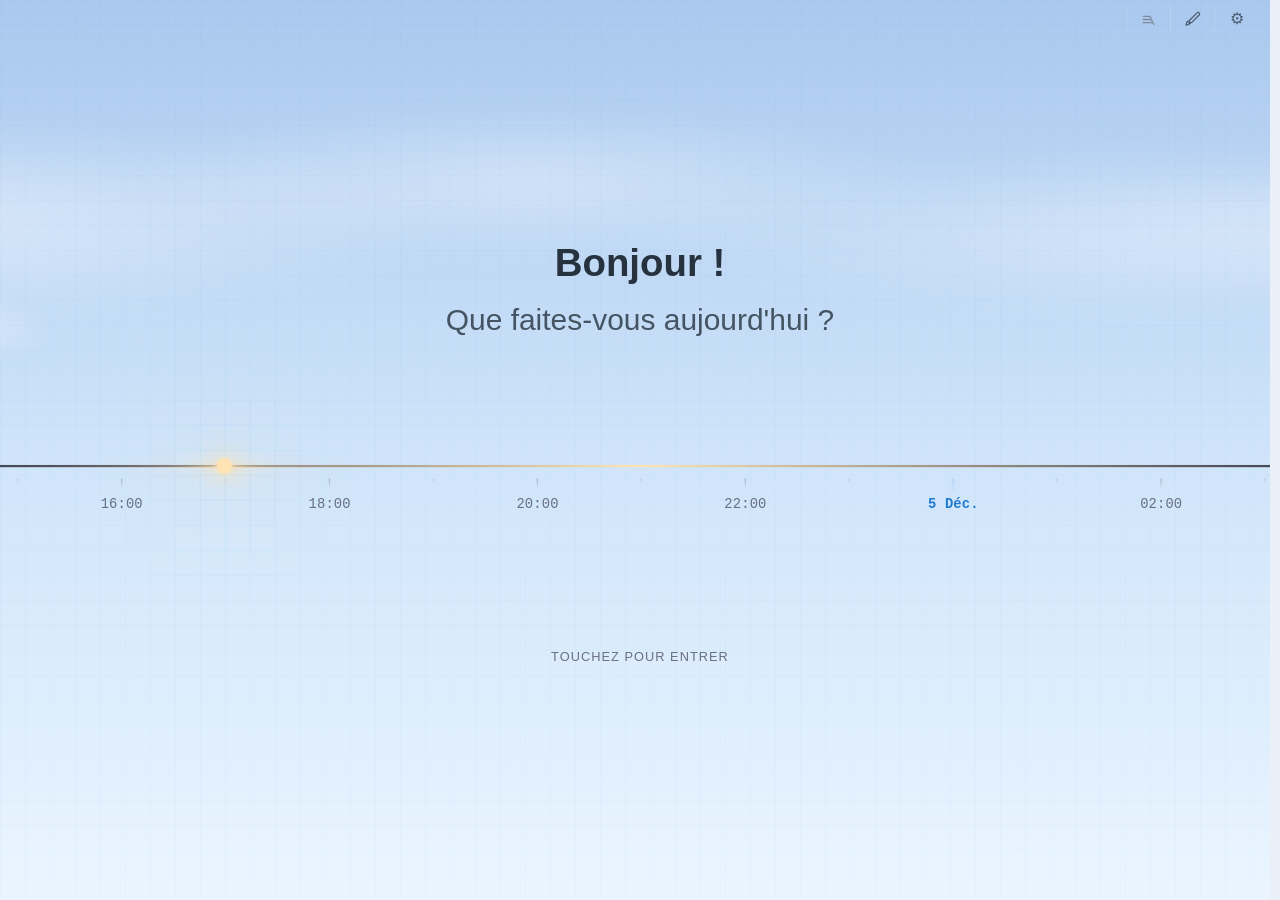
<file: index.html>
<!DOCTYPE html>
<html lang="fr">
<head>
  <meta charset="UTF-8">
  <meta name="viewport" content="width=device-width, initial-scale=1.0, viewport-fit=cover">
  <meta name="theme-color" content="#f6ecf7">
  <!-- full-screen standalone when installed to the home screen -->
  <meta name="mobile-web-app-capable" content="yes">
  <meta name="apple-mobile-web-app-capable" content="yes">
  <meta name="apple-mobile-web-app-status-bar-style" content="black-translucent">
  <meta name="apple-mobile-web-app-title" content="Mes tâches">
  <title>Mes tâches</title>
  <!-- the version travels in the query: without it a browser may keep
       serving the stylesheet it already has, and the app looks unchanged -->
  <link rel="stylesheet" href="./style.css?v=735">
  <link rel="manifest" href="./manifest.webmanifest">
  <link rel="apple-touch-icon" href="./icons/icon-192.png">
  <!-- svg tab icon, png fallback for browsers that ignore it -->
  <link rel="icon" href="./icons/favicon.svg" type="image/svg+xml">
  <link rel="icon" href="./icons/icon-192.png" sizes="192x192" type="image/png">
  <!-- apply saved theme before paint to avoid a color flash -->
  <script>
    try {
      var saved = JSON.parse(localStorage.getItem("todoAppData"));
      var t = (saved && saved.settings && saved.settings.theme) || "auto";   // adaptive by default
      if (t === "rose") t = "sakura";   // renamed; loadState migrates the rest
      if (t === "auto") {
        var h = new Date().getHours();
        var band = h >= 5 && h < 8 ? "dawn" : h >= 8 && h < 18 ? "day" : h >= 18 && h < 21 ? "dusk" : "night";
        var bands = saved && saved.settings && saved.settings.autoBands;
        t = (bands && bands[band]) || band;   // each moment wears what it was given
        var s = saved && saved.sun, now = new Date();
        var todayK = now.getFullYear() + "-" + String(now.getMonth() + 1).padStart(2, "0")
          + "-" + String(now.getDate()).padStart(2, "0");
        if (band !== "night" && s && s.date === todayK && s.code != null) {
          var c = s.code;
          if ((c >= 51 && c <= 67) || (c >= 80 && c <= 82) || c >= 95) t = "rain";
        }
      }
      document.documentElement.setAttribute("data-theme", t);
      var p = (saved && saved.settings && saved.settings.palette) || "theme";
      var edits = saved && saved.settings && saved.settings.paletteEdits;
      if (p === "custom" || (p === "aurora" && !(edits && edits.aurora))) p = "theme";
      document.documentElement.setAttribute("data-palette", p);
      if (saved && saved.settings && saved.settings.fieldMode) {
        document.documentElement.classList.add("is-field-mode");
      }
    } catch (err) {}
  </script>
</head>
<body>
<!-- THE RAMP AS A PAINT — an objective at the top of the scale wears the whole of
     it rather than one step of it, the way the head of a course does. A stroke
     cannot hold a CSS gradient, so the ramp is declared once here as a real SVG
     gradient and referred to by name; its stops are coloured from the theme. -->
<svg width="0" height="0" aria-hidden="true" focusable="false"
     style="position:absolute;overflow:hidden">
  <defs>
    <linearGradient id="impRamp" x1="0" y1="0" x2="1" y2="1">
      <stop offset="0"/>
      <stop offset=".5"/>
      <stop offset="1"/>
    </linearGradient>
  </defs>
</svg>

  <!-- installed app: the strip the window can be dragged by, under the topbar icons -->
  <div id="titlebar" aria-hidden="true"></div>

  <!-- time-of-day background gradient / stars -->
  <div id="sky"></div>
  <!-- the permanent reactive block field; the Champ option changes surfaces, not this canvas -->
  <canvas id="field" aria-hidden="true" hidden></canvas>
  <!-- the zellige: the threshold's ground, with a simple pointer glow -->
  <canvas id="zellige" aria-hidden="true" hidden></canvas>
  <!-- activatable decorations (particles / petals / cats / …) -->
  <div id="decor"></div>
  <!-- a whisper of grain over the flat colour fields -->
  <div id="grain"></div>


  <!-- the way back to the threshold; hidden while the threshold is up -->
  <div class="topbar topbar--left">
    <button id="homeBtn" class="topbar__btn" type="button" data-i18n-aria="homeAria" aria-label="Retour à l'accueil">
      <svg viewBox="0 0 24 24" fill="none" stroke="currentColor" stroke-width="1.8" stroke-linecap="round" stroke-linejoin="round" aria-hidden="true">
        <path d="M3 10.6 12 3.2l9 7.4"/><path d="M5.4 9.4V20a1 1 0 0 0 1 1h11.2a1 1 0 0 0 1-1V9.4"/><path d="M9.9 21v-5.6h4.2V21"/>
      </svg>
    </button>
    <button id="projectModeToggle" class="topbar__mode" type="button" role="switch"
            data-mode="work" aria-checked="false" data-i18n-aria="projectModeToLeisure"
            aria-label="Afficher les projets de loisir">
      <span class="topbar__mode-icon topbar__mode-icon--work" aria-hidden="true">
        <svg viewBox="0 0 24 24" fill="none" stroke="currentColor" stroke-width="1.8" stroke-linecap="round" stroke-linejoin="round">
          <path class="mode-work__handle" d="M9 7V5.8A1.8 1.8 0 0 1 10.8 4h2.4A1.8 1.8 0 0 1 15 5.8V7"/>
          <path class="mode-work__body" d="M4.5 7.5h15A1.5 1.5 0 0 1 21 9v8.5a2 2 0 0 1-2 2H5a2 2 0 0 1-2-2V9a1.5 1.5 0 0 1 1.5-1.5Z"/>
          <path class="mode-work__lid" d="M3.2 11.2c5.7 2.5 12 2.5 17.6 0M10.4 13.1h3.2"/>
        </svg>
      </span>
      <span class="topbar__mode-track" aria-hidden="true"><span class="topbar__mode-thumb"></span></span>
      <span class="topbar__mode-icon topbar__mode-icon--leisure" aria-hidden="true">
        <svg viewBox="0 0 24 24" fill="none" stroke="currentColor" stroke-width="1.8" stroke-linecap="round" stroke-linejoin="round">
          <path class="mode-music__stem" d="M9 17V6.5l9-2V15"/>
          <path class="mode-music__note mode-music__note--left" d="M9 17c0 1.7-1.6 3-3.5 3S2 19 2 17.5 3.6 15 5.5 15H9"/>
          <path class="mode-music__note mode-music__note--right" d="M18 15c0 1.7-1.6 3-3.5 3S11 17 11 15.5s1.6-2.5 3.5-2.5H18"/>
        </svg>
      </span>
    </button>
  </div>

  <!-- top bar tools -->
  <div class="topbar">
    <button id="dtlWeather" class="topbar__weather" type="button" hidden
            data-i18n-aria="weatherTitle" aria-label="Météo du jour"></button>
    <button id="skyBtn" class="topbar__btn" type="button" data-i18n-aria="skyAria" aria-label="Le ciel des projets">
      <svg viewBox="0 0 24 24" fill="none" stroke="currentColor" stroke-width="1.8" stroke-linecap="round" stroke-linejoin="round" aria-hidden="true">
        <g class="ico-star"><path d="M12 3 13.6 8.2 18.5 9.4 14.7 12.6 15.5 17.6 12 15.1 8.5 17.6 9.3 12.6 5.5 9.4 10.4 8.2 Z"/></g>
        <g class="ico-orbit"><circle cx="19" cy="5" r="1"/><circle cx="4.5" cy="17.5" r="1"/><circle cx="20" cy="18" r="1"/></g>
      </svg>
    </button>
    <button id="wellBtn" class="topbar__btn" type="button" data-i18n-aria="wellAria" aria-label="Bien-être">
      <svg viewBox="0 0 24 24" fill="none" stroke="currentColor" stroke-width="1.8" stroke-linecap="round" stroke-linejoin="round" aria-hidden="true"><path d="M12 21V10"/><path d="M12 13 7.5 8.5"/><path d="m12 15 4.5-4.5"/><path d="M12 10c0-3.5 2.2-5.6 2.2-5.6"/><path d="M12 10c0-3-2-4.6-2-4.6"/></svg>
    </button>
    <!-- three thoughts and the ties between them: the canvas says itself with
         the same mark it wears on a sheet's tab. The four cells it used to show
         went to the kanban, which is literally made of them. -->
    <button id="thinkingBtn" class="topbar__btn" type="button" data-i18n-aria="thinkingAria" aria-label="Espace de réflexion">
      <svg viewBox="0 0 24 24" fill="none" stroke="currentColor" stroke-width="1.8" stroke-linecap="round" stroke-linejoin="round" aria-hidden="true">
        <path class="ti-web-link ti-web-link--1" pathLength="1" d="M8.5 6.7 15.8 6.2"/>
        <path class="ti-web-link ti-web-link--2" pathLength="1" d="M8.4 8.6 14 15.3"/>
        <circle class="ti-web-node ti-web-node--1" cx="6" cy="7" r="2.6"/>
        <circle class="ti-web-node ti-web-node--2" cx="18" cy="6" r="2.2"/>
        <circle class="ti-web-node ti-web-node--3" cx="16" cy="17" r="2.6"/>
      </svg>
    </button>
    <!-- a stack of tabs seen from the side: what the rituals are, filed and
         waiting to be pulled out by name -->
    <button id="ritualsBtn" class="topbar__btn" type="button" data-i18n-aria="ritualsAria" aria-label="Les rituels">
      <svg viewBox="0 0 24 24" fill="none" stroke="currentColor" stroke-width="1.8" stroke-linecap="round" stroke-linejoin="round" aria-hidden="true">
        <path class="ico-tab ico-tab--1" d="M4.5 7.5h9l2.2 2.4"/>
        <path class="ico-tab ico-tab--2" d="M4.5 12h11l2.2 2.4"/>
        <path class="ico-tab ico-tab--3" d="M4.5 16.5h13l2.2 2.4"/>
      </svg>
    </button>
    <button id="lookBtn" class="topbar__btn" type="button" data-i18n-aria="brushAria" aria-label="Changer de thème">
      <svg viewBox="0 0 24 24" fill="none" stroke="currentColor" stroke-width="1.8" stroke-linecap="round" stroke-linejoin="round" aria-hidden="true">
        <path class="ico-stroke" pathLength="1" d="M2.6 21.4c4-.5 7.6-2.4 10.6-5.4"/>
        <g class="ico-brush"><path d="M18.4 2.6a2 2 0 0 1 3 3L11 16l-4 1 1-4z"/><path d="M6 14c-2 1-3 3-3 6 3 0 5-1 6-3"/></g>
      </svg>
    </button>
    <button id="settingsBtn" class="topbar__btn topbar__btn--gear" type="button" data-i18n-aria="settingsAria" aria-label="Paramètres"><span class="ico-gear">⚙</span></button>
  </div>

  <!-- welcome screen -->
  <!-- The threshold: the day rule itself, big, over the sky. The rule is not a
       copy — it is the app's own, which flies back into place on entering. -->
  <section id="welcome" class="welcome">
    <!-- the threshold's scenery, built per theme; it exists nowhere else -->
    <div id="scene" class="scene" aria-hidden="true"></div>
    <div class="welcome__inner">
      <h1 class="welcome__title">
        <span id="welcomeGreeting"></span>
        <span id="welcomeQuestion" class="welcome__q" data-i18n="welcomeQuestion"></span>
      </h1>
    </div>
    <div class="welcome__slot" id="welcomeSlot"></div>
    <div class="welcome__habits" id="welcomeHabits"></div>
    <p class="welcome__hint" id="welcomeHint" data-i18n="enterHint">Touchez pour entrer</p>
  </section>

  <!-- app -->
  <main id="app" class="app" hidden>

    <!-- THE DAY — the calendar sits alone and centred above the rule of time. -->
    <div class="day-column">
      <div class="day-row">

        <!-- the week in view; the chevron unfolds the whole month in place -->
        <section class="zone day-row__cal">
          <!-- Shortcuts mirrored from pinned canvas blocks. This rail is outside
               the calendar's box model, so neither the ribbon nor the elements
               already laid out around it move when pins appear. -->
          <aside class="ecal-fold-pins" id="calFoldPins" hidden></aside>
          <!-- THE WORK ZONE — unfolded, the calendar covers the page, and the two
               bands it leaves on either side are the room this needs. They are
               laid over the row, never in it: the calendar keeps its own track
               and cannot be moved by what hangs beside it. -->
          <aside class="ecal-band ecal-band--left" id="calBandLeft" hidden>
            <!-- the day, the hour and a timer, on the calendar's own glass:
                 pressing it turns the card back up onto the calendar -->
            <div class="mini-cal" id="miniCal" role="button" tabindex="0"
                 data-i18n-aria="showCalendar" aria-label="Afficher le calendrier">
              <span class="mini-cal__now">
                <span class="mini-cal__date" id="miniCalDate"></span>
                <span class="mini-cal__clock" id="miniCalClock"></span>
              </span>
              <span class="mini-cal__timer">
                <button type="button" class="mini-cal__count" id="miniTimer"></button>
                <button type="button" class="mini-cal__reset" id="miniTimerReset"
                        data-i18n-aria="timerReset" aria-label="Réinitialiser le minuteur">
                  <svg viewBox="0 0 24 24" fill="none" stroke="currentColor" stroke-width="2" stroke-linecap="round" stroke-linejoin="round" aria-hidden="true"><polyline points="1 4 1 10 7 10"/><path d="M3.5 15a9 9 0 1 0 2.1-9.4L1 10"/></svg>
                </button>
              </span>
            </div>
            <!-- Stable entrances between the clock and today's changing flow.
                 Four equal places set their scale; only the two useful ones are
                 occupied for now, so the row remains open rather than crowded. -->
            <nav class="cal-band-launchers" aria-label="Espaces du calendrier">
              <button class="zone__action cal-band-launcher" id="calTaskCanvasBtn" type="button"
                      data-i18n-aria="sheetCanvas" aria-label="Toile">
                <span class="cal-band-launcher__mark" aria-hidden="true"></span>
                <span class="cal-band-launcher__label" data-i18n="sheetCanvas">Toile</span>
              </button>
              <button class="zone__action cal-band-launcher" id="calInboxBtn" type="button"
                      data-i18n-aria="calendarInboxAria" aria-label="Ouvrir l’Inbox">
                <span class="cal-band-launcher__mark" aria-hidden="true"></span>
                <span class="cal-band-launcher__label" data-i18n="calendarInbox">Inbox</span>
              </button>
            </nav>
            <!-- pins left on a container anywhere in the thinking space: a straight
                 line back to whichever journal, planner or board today needs -->
            <div class="calpins" id="calPinsBand" hidden></div>
            <div id="calWorkBand">
              <!-- the group on show is the head: the grid names a day, pressing
                   this names the rest. The way to a new task sits beside it. -->
              <div class="zone__head">
                <button type="button" class="band-switch" id="calGroupSwitch">
                  <span class="band-switch__name" id="calGroupName"></span>
                  <span class="band-switch__count" id="calGroupCount"></span>
                </button>
                <!-- every task at once, sorted by what can be done with it -->
                <button class="zone__action" id="calKanbanBtn" type="button"
                        data-i18n-aria="kanbanTitle" aria-label="Kanban"></button>
              </div>
              <!-- where the line to write a task stands, under the head -->
              <div id="calAddSlot"></div>
              <div class="tasks" id="calTasksList"></div>
            </div>
            <!-- Leisure keeps no task flow. This is a loose pocket: thoughts go
                 in without a date, a category or any obligation to become work. -->
            <div id="calIdeasHome" hidden>
              <section class="idea-box" id="calIdeasBand" hidden>
                <div class="zone__head idea-box__head">
                  <h2 class="zone__title" data-i18n="calendarInbox">Inbox</h2>
                  <span class="zone__count" id="ideasCount"></span>
                </div>
                <form class="idea-box__form" id="ideaForm" data-field-panel>
                  <input class="idea-box__input" id="ideaInput" type="text" maxlength="240"
                         autocomplete="off" data-i18n-placeholder="ideaPlaceholder"
                         data-i18n-aria="ideaAddAria" placeholder="Déposer une idée…"
                         aria-label="Ajouter une idée">
                  <button class="idea-box__add" type="submit" data-i18n-aria="ideaAddAria"
                          aria-label="Ajouter une idée">+</button>
                </form>
                <p class="idea-box__empty" id="ideasEmpty" data-i18n="ideasEmpty">Laissez venir une première idée…</p>
                <div class="idea-box__list" id="ideasList"></div>
              </section>
            </div>
          </aside>
          <aside class="ecal-band ecal-band--right" id="calBandRight" hidden>
            <div class="zone__head">
              <h2 class="zone__title" data-i18n="projectsTitle">Vos objectifs</h2>
              <!-- back to the map: an objective opens onto it by itself, this is
                   how one returns to it once something else has taken the card -->
              <button class="zone__action" id="calSkyBtn" type="button"
                      data-i18n-aria="skyAria" aria-label="Le ciel des projets">
                <svg viewBox="0 0 24 24" fill="none" stroke="currentColor" stroke-width="1.8" stroke-linecap="round" stroke-linejoin="round" aria-hidden="true">
                  <g class="ico-star"><path d="M12 3 13.6 8.2 18.5 9.4 14.7 12.6 15.5 17.6 12 15.1 8.5 17.6 9.3 12.6 5.5 9.4 10.4 8.2 Z"/></g>
                  <g class="ico-orbit"><circle cx="19" cy="5" r="1"/><circle cx="4.5" cy="17.5" r="1"/><circle cx="20" cy="18" r="1"/></g>
                </svg>
              </button>
            </div>
            <div class="cal-project-zones">
              <section class="cal-project-zone cal-project-zone--active"
                       id="calActiveProjectZone" data-project-zone="active" data-field-panel>
                <ul class="list list--cards" id="calActiveProjectList"></ul>
                <p class="cal-project-zone__empty" id="calActiveProjectEmpty"
                   data-i18n="noActiveProject">Aucun projet actif</p>
              </section>
              <section class="cal-project-zone cal-project-zone--list"
                       id="calProjectListZone" data-project-zone="list">
                <ul class="list list--cards" id="calProjectsList"></ul>
              </section>
            </div>
          </aside>
          <div class="ecal" data-field-panel>
           <div class="ecal__flip">
            <div class="ecal__front">
            <div class="ecal__head">
              <button type="button" class="ecal__nav" id="ecalPrev" data-i18n-aria="prevMonthAria" aria-label="Mois précédent">‹</button>
              <span class="ecal__title">
                <span class="ecal__month" id="ecalMonth"></span>
                <!-- only way back once another day is picked: it belongs with the month -->
                <button class="ecal__back" id="dayToday" type="button" hidden
                        data-i18n-aria="backToToday" aria-label="Revenir à aujourd'hui">
                  <svg viewBox="0 0 24 24" fill="none" stroke="currentColor" stroke-width="2" stroke-linecap="round" stroke-linejoin="round" aria-hidden="true"><polyline points="1 4 1 10 7 10"/><path d="M3.5 15a9 9 0 1 0 2.1-9.4L1 10"/></svg>
                </button>
              </span>
              <button type="button" class="ecal__nav" id="ecalNext" data-i18n-aria="nextMonthAria" aria-label="Mois suivant">›</button>
            </div>
            <div class="ecal__viewport" id="ecalViewport">
              <div class="ecal__grid" id="ecalGrid"></div>
            </div>
            <button type="button" class="ecal__toggle" id="ecalToggle" aria-expanded="false"
                    data-i18n-aria="expandCalAria" aria-label="Déplier le calendrier">
              <svg viewBox="0 0 24 24" fill="none" stroke="currentColor" stroke-width="2" stroke-linecap="round" stroke-linejoin="round" aria-hidden="true"><polyline points="6 9 12 15 18 9"/></svg>
            </button>
            </div>
            <!-- the card's back: what is opened from the rule of time is written
                 here, in the calendar's own box, so nothing below it can move -->
            <div class="ecal__verso" id="eventFold" aria-hidden="true"></div>
           </div>
          </div>

        </section>
      </div>

    </div>

    <!-- events live here: icon above, filament down to the exact minute -->
    <!-- Events written without a day wait here, over the rule of time. Dropping
         one onto the rule is what gives it its date and its hour. -->
    <div class="undated" id="undated">
      <!-- two halves, each its own drop target: without a box of its own the
           loose half could never be aimed at once the day's half was on show -->
      <span class="undated__group undated__group--loose" id="loose">
        <span class="undated__label" id="undatedLabel" data-i18n="undatedLabel">Sans date</span>
        <!-- Folded by default: what is set aside is not what one is doing, and a
             dozen chips would push the day off the line. The count opens them. -->
        <button class="undated__count undated__count--open" id="undatedCount" type="button" hidden></button>
        <span class="undated__items undated__items--aside" id="undatedItems" hidden></span>
        <!-- the line stays on the page when empty, so it says what it is empty of -->
        <span class="undated__count" id="undatedEmpty" data-i18n="undatedEmpty" hidden>Aucun événement de côté</span>
      </span>
      <!-- same line, second group: the shown day's events that carry no hour -->
      <span class="undated__rule" aria-hidden="true"></span>
      <span class="undated__group undated__group--day" id="timeless">
        <span class="undated__label" id="timelessLabel"></span>
        <span class="undated__items" id="timelessItems"></span>
        <!-- Adding an event is written on the day's side of the line: nothing
             typed means the day on show, which is where it lands. -->
        <button class="undated__count undated__add" id="addEventBtn" type="button"
                data-i18n="addEventTitle">Ajouter un événement</button>
        <form class="quick quick--event quick--chip" id="quickEvent" hidden>
          <div class="quick__field">
            <div class="quick__mirror" id="quickEventMirror" aria-hidden="true"></div>
            <input id="quickEventInput" class="quick__input" type="text" autocomplete="off"
                   data-i18n-placeholder="quickEventPlaceholder" data-i18n-aria="addEventTitle"
                   placeholder="Réunion équipe vendredi 14h !" aria-label="Ajouter un événement">
          </div>
          <p class="quick__hint" id="quickEventHint" hidden></p>
        </form>
      </span>
    </div>

    <section class="day-line">
      <div class="day-line__stage" id="dayLineStage">
        <div class="day-line__rail" id="dayLineRail">
          <div class="dtl" id="dtl">
        <div class="dtl__markers" id="dtlMarkers"></div>
        <div class="dtl__strip" id="dtlStrip"></div>
        <div class="dtl__sleep-ranges" id="dtlSleepRanges" aria-hidden="true"></div>
        <div class="dtl__events" id="dtlEticks"></div>
        <div class="dtl__event dtl__task dtl__drop-preview" id="taskDropPreview" hidden>
          <svg class="dtl__event-filament" viewBox="0 0 80 74" aria-hidden="true">
            <path class="dtl__event-path" d="M40 30 C40 48 40 44 40 72"></path>
            <circle class="dtl__event-foot" cx="40" cy="72" r="3.5"></circle>
          </svg>
          <span class="dtl__event-icon" aria-hidden="true">
            <svg viewBox="0 0 24 24" fill="none" stroke="currentColor" stroke-width="1.8"
                 stroke-linecap="round" stroke-linejoin="round">
              <circle cx="12" cy="12" r="9"></circle>
              <polyline points="8 12 11 15 16 9"></polyline>
            </svg>
          </span>
          <span class="dtl__event-tip" id="taskDropTip"></span>
        </div>
        <div class="dtl__trash" id="dtlTrash" hidden aria-hidden="true">
          <svg viewBox="0 0 24 24" fill="none" stroke="currentColor" stroke-width="1.8"
               stroke-linecap="round" stroke-linejoin="round" aria-hidden="true">
            <path d="M19 6v14a2 2 0 0 1-2 2H7a2 2 0 0 1-2-2V6"></path>
            <g class="ico-lid">
              <polyline points="3 6 5 6 21 6"></polyline>
              <path d="M8 6V4a2 2 0 0 1 2-2h4a2 2 0 0 1 2 2v2"></path>
            </g>
            <line x1="10" y1="11" x2="10" y2="17"></line>
            <line x1="14" y1="11" x2="14" y2="17"></line>
          </svg>
          <span data-i18n="timelineDelete">Déposer pour supprimer</span>
        </div>
        <div class="dtl__cursor" id="dtlCursor" hidden>
          <span class="dtl__cursor-halo"></span>
          <span class="dtl__cursor-core"></span>
          <span class="dtl__cursor-ico"></span>
          <span class="dtl__cursor-readouts">
            <span class="dtl__cursor-time" id="dtlCursorTime"></span>
            <span class="dtl__cursor-loss" id="dtlCursorLoss"></span>
          </span>
        </div>
          </div>
          <div class="dtl__ticks" id="dtlTicks"></div>
        </div>
      </div>
    </section>

    <!-- the two columns under the rule of time; narrow, they slide under it -->
    <div class="pages" id="pages">
      <div class="pages__track" id="pagesTrack">

    <!-- TASKS — the leftmost column, on its own: the flow is long and wants the
         whole height, and it is what the day is spent on. -->
    <div class="app__col app__col--tasks">

      <!-- One real habit prelude: above tasks in Work, moved above projects in Leisure. -->
      <section class="habits-band" aria-labelledby="habitsBandTitle">
        <div class="habits-band__inner">
          <div class="habits-band__head">
            <h2 class="habits-band__title" id="habitsBandTitle" data-i18n="habitsTitle">Vos habitudes</h2>
            <button class="zone__action" id="addHabitBtn" type="button"
                    data-i18n-aria="addHabitAria" aria-label="Ajouter une habitude">
              <svg viewBox="0 0 24 24" fill="none" stroke="currentColor" stroke-width="2" stroke-linecap="round" stroke-linejoin="round" aria-hidden="true"><line x1="12" y1="5" x2="12" y2="19"/><line x1="5" y1="12" x2="19" y2="12"/></svg>
            </button>
          </div>
          <div class="habit-grid" id="habitCells"></div>
        </div>
        <div class="habits-band__history" id="habitBandHistory" aria-hidden="true">
          <div class="habits-band__history-clip">
            <div class="hrule" id="habitBandRule"></div>
          </div>
        </div>
        <button class="habits-band__toggle" id="habitHistoryToggle" type="button"
                aria-expanded="false" aria-controls="habitBandHistory"
                aria-label="Afficher l’historique des habitudes">
          <svg viewBox="0 0 24 24" fill="none" stroke="currentColor" stroke-width="1.8"
               stroke-linecap="round" stroke-linejoin="round" aria-hidden="true">
            <polyline points="6 9 12 15 18 9"></polyline>
          </svg>
        </button>
      </section>

      <section class="zone tasks-zone">
        <div class="zone__head">
          <h2 class="zone__title" data-i18n="tasksTitle">Vos tâches</h2>
          <span class="zone__count" id="tasksCount"></span>
        </div>
        <div class="tasks" id="tasksList"></div>
        <button class="add-card" id="addTaskBtn" type="button">
          <span class="add-card__plus">+</span>
          <span class="add-card__label" data-i18n="addTaskTitle">Ajouter une tâche</span>
        </button>
        <!-- quick add: one line, the date/time/pin are read out of it -->
        <form class="quick" id="quickAdd" hidden>
          <div class="quick__field">
            <div class="quick__mirror" id="quickMirror" aria-hidden="true"></div>
            <input id="quickInput" class="quick__input" type="text" autocomplete="off"
                   data-i18n-placeholder="quickPlaceholder" data-i18n-aria="addTaskTitle"
                   placeholder="Relire le rapport demain 18h !" aria-label="Ajouter une tâche">
          </div>
          <p class="quick__hint" id="quickHint" hidden></p>
        </form>
      </section>

    </div>

    <!-- THE PLANNING COLUMN — projects run across many days. -->
    <div class="app__col app__col--plan">

      <section class="zone">
        <div class="zone__head">
          <h2 class="zone__title" data-i18n="projectsTitle">Vos projets</h2>
          <button class="zone__action" id="addProjectBtn" type="button" data-i18n-aria="addProjectAria" aria-label="Nouveau projet">
            <svg viewBox="0 0 24 24" fill="none" stroke="currentColor" stroke-width="2" stroke-linecap="round" stroke-linejoin="round" aria-hidden="true"><line x1="12" y1="5" x2="12" y2="19"/><line x1="5" y1="12" x2="19" y2="12"/></svg>
          </button>
        </div>
        <ul class="list list--cards" id="projectsList"></ul>
      </section>

    </div>

      </div>
    </div>

  </main>

  <!-- which of the two panes is on show; touch only, filled from JS -->
  <div class="pane-dots" id="paneDots" role="tablist"
       data-i18n-aria="panesAria" aria-label="Changer de colonne"></div>

  <!-- WELL-BEING — its own space again, reached by the tree in the top bar. The
       tree is drawn by adding light, so the room around it goes dark. -->
  <div id="wellView" class="well-view" hidden>
    <div class="well-view__bar">
      <button id="wellBack" class="detail__back" type="button" data-i18n-aria="backAria" aria-label="Retour">
        <svg viewBox="0 0 24 24" fill="none" stroke="currentColor" stroke-width="2.2" stroke-linecap="round" stroke-linejoin="round" aria-hidden="true"><polyline points="15 18 9 12 15 6"/></svg>
      </button>
      <h2 class="well-view__title" data-i18n="wellTitle">Bien-être</h2>
    </div>
    <!-- the tree is the view: one branch per habit, its circles are the habits
         themselves. The rule underneath keeps the precise read. -->
    <div class="tree" id="tree">
      <canvas id="treeCanvas" aria-hidden="true"></canvas>
      <!-- the sap runs on its own canvas: a frame costs a few strokes, not the tree -->
      <canvas id="treeSap" class="tree__sap" aria-hidden="true"></canvas>
      <div class="tree__nodes" id="treeNodes"></div>
    </div>
    <div class="hrule" id="habitsRule"></div>
  </div>

  <!-- THE RITUALS — a wall of tabs standing on the zellige, which is where the
       mosaic finally lives. A tab is looked up by name, and opens onto a blank
       page: the reasons, the checklist, whatever has to be read again. -->
  <div id="ritualsView" class="rituals" hidden>
    <div class="rituals__bar" id="ritualsBar">
      <button id="ritualsBack" class="detail__back" type="button" data-i18n-aria="backAria" aria-label="Retour">
        <svg viewBox="0 0 24 24" fill="none" stroke="currentColor" stroke-width="2.2" stroke-linecap="round" stroke-linejoin="round" aria-hidden="true"><polyline points="15 18 9 12 15 6"/></svg>
      </button>
      <h2 class="rituals__title" data-i18n="ritualsTitle">Les rituels</h2>
      <button id="ritualsBareToggle" class="detail__back rituals__bare-toggle" type="button"
              data-i18n-aria="ritualsBareAria" aria-label="Afficher seulement la mosaïque" aria-pressed="false">
        <svg viewBox="0 0 24 24" fill="none" stroke="currentColor" stroke-width="1.9" stroke-linecap="round" stroke-linejoin="round" aria-hidden="true"><path d="M2 12s3.6-7 10-7 10 7 10 7-3.6 7-10 7-10-7-10-7Z"/><circle cx="12" cy="12" r="3"/></svg>
      </button>
    </div>

    <!-- one column of tabs, doubled back to back and scrolled by exactly half
         its own height: a loop with no seam to notice -->
    <div class="rituals__stage" id="ritualsStage">
      <div class="rituals__reel" id="ritualsReel">
        <div class="rituals__reel-track" id="ritualsReelTrack"></div>
      </div>
      <div class="rituals__invite" id="ritualsInvite">
        <h3 class="rituals__invite-title" data-i18n="ritualsInviteTitle">Chercher un rituel.</h3>
        <div class="rituals__seekbar">
          <svg viewBox="0 0 24 24" fill="none" stroke="currentColor" stroke-width="1.9" stroke-linecap="round" stroke-linejoin="round" aria-hidden="true"><circle cx="10.5" cy="10.5" r="6.2"/><path d="m20 20-4.6-4.6"/></svg>
          <input id="ritualsSearch" class="rituals__seekbar-input" type="text" autocomplete="off" maxlength="80"
                 data-i18n-placeholder="ritualsSearchPlaceholder" placeholder="Rechercher un rituel…">
        </div>
      </div>
    </div>

    <!-- the page the tab opens onto: white, and nothing else on it -->
    <section id="ritualPage" class="ritual-page" hidden>
      <div class="ritual-page__bar">
        <button id="ritualPageBack" class="detail__back" type="button" data-i18n-aria="backAria" aria-label="Retour">
          <svg viewBox="0 0 24 24" fill="none" stroke="currentColor" stroke-width="2.2" stroke-linecap="round" stroke-linejoin="round" aria-hidden="true"><polyline points="15 18 9 12 15 6"/></svg>
        </button>
        <input id="ritualPageName" class="ritual-page__name" type="text" maxlength="120"
               data-i18n-placeholder="ritualUntitled" placeholder="Rituel sans nom">
        <span id="ritualPageSaved" class="ritual-page__saved" data-i18n="ritualSaved">Enregistré</span>
        <button id="ritualPageDelete" class="ritual-page__del" type="button" data-i18n-aria="ritualDeleteAria" aria-label="Supprimer le rituel">
          <svg viewBox="0 0 24 24" fill="none" stroke="currentColor" stroke-width="1.8" stroke-linecap="round" stroke-linejoin="round" aria-hidden="true"><polyline points="3 6 5 6 21 6"/><path d="M19 6v14a2 2 0 0 1-2 2H7a2 2 0 0 1-2-2V6m3 0V4a2 2 0 0 1 2-2h4a2 2 0 0 1 2 2v2"/></svg>
        </button>
      </div>
      <div class="ritual-page__sheet" id="ritualPageSheet"></div>
    </section>
  </div>


  <!-- the editor card lives here when no object is unfolded -->
  <div id="detail" class="detail-park" hidden>
    <div class="detail__card">
      <!-- the object's identity line: it takes over the row header when open,
           so nothing is written twice and the top space becomes editable -->
      <div class="detail__titlerow" id="detailHead">
        <button id="detailIcon" class="detail__icon" type="button" data-i18n-aria="editIconLabel" aria-label="Icône" hidden></button>
        <!-- a textarea, like an objective's name: a long title wraps instead of
             scrolling sideways, and the two read the same when unfolded -->
        <textarea id="detailName" class="detail__name" rows="1" maxlength="120"></textarea>
        <!-- the sheets this task carries: a note, a journal, a canvas -->
        <div id="detailSheets" class="sheets" hidden></div>
        <button id="detailBell" class="detail__pin detail__bell" type="button" hidden aria-pressed="false"
                data-i18n-aria="importantAria" aria-label="Marquer comme important">
          <svg viewBox="0 0 24 24" fill="none" stroke="currentColor" stroke-width="1.8" stroke-linecap="round" stroke-linejoin="round" aria-hidden="true"><path d="M18 8A6 6 0 0 0 6 8c0 7-3 9-3 9h18s-3-2-3-9"/><path d="M13.73 21a2 2 0 0 1-3.46 0"/></svg>
        </button>
        <!-- one day on, without opening the picker for it: the commonest move -->
        <button id="detailTomorrow" class="detail__pin detail__tomorrow" type="button" hidden
                data-i18n-aria="pushTomorrow" aria-label="Reporter à demain">
          <svg viewBox="0 0 24 24" fill="none" stroke="currentColor" stroke-width="1.8" stroke-linecap="round" stroke-linejoin="round" aria-hidden="true"><g class="ti-reply"><path d="M10 8V4L3 11l7 7v-4c4.5 0 7.6 1.5 10 5-1-5.5-4-10-10-11Z"/></g></svg>
        </button>
        <button id="detailWhenDay" class="detail__pin" type="button" hidden
                data-i18n-aria="rescheduleLabel" aria-label="Replanifier">
          <svg viewBox="0 0 24 24" fill="none" stroke="currentColor" stroke-width="1.8" stroke-linecap="round" stroke-linejoin="round" aria-hidden="true"><rect x="3" y="4" width="18" height="18" rx="2"/><line x1="16" y1="2" x2="16" y2="6"/><line x1="8" y1="2" x2="8" y2="6"/><line x1="3" y1="10" x2="21" y2="10"/></svg>
        </button>
        <!-- out of the day and back onto the strip, where nothing has one -->
        <button id="detailHide" class="detail__pin" type="button" hidden
                data-i18n-aria="asideLabel" aria-label="Mettre de côté">
          <svg viewBox="0 0 24 24" fill="none" stroke="currentColor" stroke-width="1.8" stroke-linecap="round" stroke-linejoin="round" aria-hidden="true"><path d="M2.5 12S6 5.5 12 5.5 21.5 12 21.5 12 18 18.5 12 18.5 2.5 12 2.5 12Z"/><circle cx="12" cy="12" r="3"/></svg>
        </button>
        <button id="detailTrash" class="detail__pin detail__trash" type="button" hidden
                data-i18n-aria="deleteAria" aria-label="Supprimer">
          <svg viewBox="0 0 24 24" fill="none" stroke="currentColor" stroke-width="1.8" stroke-linecap="round" stroke-linejoin="round" aria-hidden="true"><path d="M19 6v14a2 2 0 0 1-2 2H7a2 2 0 0 1-2-2V6"/><line x1="10" y1="11" x2="10" y2="17"/><line x1="14" y1="11" x2="14" y2="17"/><g class="ico-lid"><polyline points="3 6 5 6 21 6"/><path d="M8 6V4a2 2 0 0 1 2-2h4a2 2 0 0 1 2 2v2"/></g></svg>
        </button>
      </div>
      <div class="detail__body">
        <div class="task-inline__workspace" id="detailWorkspace">
          <div class="task-inline__main" id="detailMain">
            <div class="detail__section" id="subtaskSection">
              <span class="detail__label" data-i18n="subtasksLabel">Sous-tâches</span>
              <form id="subtaskForm" class="sub-add">
                <input id="subtaskInput" class="add__input" type="text" data-i18n-placeholder="addSubtaskPlaceholder" placeholder="Ajouter une sous-tâche…" required>
                <button class="add__btn" type="submit" data-i18n-aria="addAria" aria-label="Ajouter">+</button>
              </form>
              <ul id="subtaskList" class="list psteps__body task-inline__subtasks"></ul>
            </div>

          </div>

          <!-- whichever sheet is on show, drawn here -->
          <div class="detail__section task-inline__note-section" id="detailSheet"></div>

          <!-- on the card's back the subtasks are a rail beside the sheet;
               this folds them down to a ribbon and gives the page the width -->
          <button type="button" class="rail-fold" id="detailRail" hidden></button>
        </div>
        <!-- REPLAN, SET ASIDE, ARCHIVE, DELETE — they used to come over the row on hover,
             half-covering what they act on. They live at the foot of the open
             task instead, the way an objective's three do at the foot of its
             editor: nothing on the row, and one plain line down here. -->
        <div class="task-edit__actions" id="taskEditActions" hidden>
          <button class="task-edit__action" id="taskEditWhen" type="button">
            <svg viewBox="0 0 24 24" fill="none" stroke="currentColor" stroke-width="1.8"
                 stroke-linecap="round" stroke-linejoin="round" aria-hidden="true">
              <rect x="3" y="4" width="18" height="18" rx="2"/><line x1="16" y1="2" x2="16" y2="6"/>
              <line x1="8" y1="2" x2="8" y2="6"/><line x1="3" y1="10" x2="21" y2="10"/>
            </svg>
            <span id="taskEditWhenLabel" data-i18n="rescheduleLabel">Replanifier</span>
          </button>
          <button class="task-edit__action" id="taskEditAside" type="button">
            <span class="task-edit__action-icon" id="taskEditAsideIcon"></span>
            <span id="taskEditAsideLabel">Mettre de côté</span>
          </button>
          <button class="task-edit__action" id="taskEditArchive" type="button">
            <svg viewBox="0 0 24 24" fill="none" stroke="currentColor" stroke-width="1.8"
                 stroke-linecap="round" stroke-linejoin="round" aria-hidden="true">
              <path d="M4 7h16v13H4zM3 4h18v3H3zM9 11h6"/>
            </svg>
            <span data-i18n="thinkingDeleteArchive">Archiver</span>
          </button>
          <button class="task-edit__action task-edit__action--danger" id="taskEditDelete" type="button">
            <svg viewBox="0 0 24 24" fill="none" stroke="currentColor" stroke-width="1.8"
                 stroke-linecap="round" stroke-linejoin="round" aria-hidden="true">
              <polyline points="3 6 5 6 21 6"/>
              <path d="M19 6v14a2 2 0 0 1-2 2H7a2 2 0 0 1-2-2V6m3 0V4a2 2 0 0 1 2-2h4a2 2 0 0 1 2 2v2"/>
            </svg>
            <span data-i18n="deleteAria">Supprimer</span>
          </button>
        </div>
      </div>
    </div>
  </div>

  <!-- settings dialog -->
  <div id="settings" class="modal" hidden>
    <div class="modal__backdrop" data-close></div>
    <div class="modal__card">
      <div class="modal__head">
        <h2 class="modal__title" data-i18n="settingsTitle">Paramètres</h2>
        <button class="modal__close" data-close data-i18n-aria="closeAria" aria-label="Fermer">×</button>
      </div>

      <div class="tabs" id="settingsTabs" role="tablist">
        <button class="tab is-active" data-tab="system" type="button" role="tab" data-i18n="tabSystem">Système</button>
        <button class="tab" data-tab="custom" type="button" role="tab" data-i18n="tabCustom">Personnalisation</button>
      </div>

      <div class="tab-panel is-active" data-tabpanel="system">
        <label class="field">
          <span class="field__label" data-i18n="nameLabel">Votre prénom</span>
          <input id="nameInput" class="field__input" type="text" data-i18n-placeholder="namePlaceholder"
                 placeholder="Ex. Aymane" maxlength="30">
        </label>

        <div class="field">
          <span class="field__label" data-i18n="locationLabel">Localisation</span>
          <input id="citySearch" class="field__input" type="text" data-i18n-placeholder="cityPlaceholder"
                 placeholder="Rechercher une ville…" autocomplete="off">
          <div id="cityResults" class="city-results"></div>
        </div>

        <div class="field">
          <span class="field__label" data-i18n="languageLabel">Langue</span>
          <div class="langs" id="langs">
            <button class="lang" data-lang="fr" data-i18n="langFr" type="button">Français</button>
            <button class="lang" data-lang="en" data-i18n="langEn" type="button">English</button>
          </div>
        </div>

        <div class="field">
          <span class="field__label" data-i18n="dataLabel">Sauvegarde</span>
          <div class="data-actions">
            <button id="exportBtn" class="data-btn" type="button" data-i18n="exportBtn">Exporter</button>
            <button id="importBtn" class="data-btn" type="button" data-i18n="importBtn">Importer</button>
            <input id="importFile" type="file" accept="application/json,.json" hidden>
          </div>
        </div>

        <div class="field">
          <span class="field__label" data-i18n="qualityLabel">Qualité des animations</span>
          <div class="langs" id="qualities">
            <button class="lang" data-quality="high" data-i18n="qualityHigh" type="button">Haute</button>
            <button class="lang" data-quality="medium" data-i18n="qualityMedium" type="button">Moyenne</button>
            <button class="lang" data-quality="low" data-i18n="qualityLow" type="button">Faible</button>
          </div>
        </div>
        <p class="field__hint" data-i18n="qualityHint">Baissez-la si les animations saccadent : moins de pixels, moins de halos, moins de décor</p>
      </div>

      <div class="tab-panel" data-tabpanel="custom" hidden>
        <div class="field">
          <span class="field__label" data-i18n="paintLabel">Couleurs</span>
          <button id="paintBtn" class="data-btn data-btn--wide" type="button"
                  data-i18n-aria="paintAria" aria-label="Couleurs">
            <svg viewBox="0 0 24 24" fill="none" stroke="currentColor" stroke-width="1.9" stroke-linecap="round" stroke-linejoin="round" aria-hidden="true"><path d="M18.4 2.6a2 2 0 0 1 3 3L11 16l-4 1 1-4z"/><path d="M6 14c-2 1-3 3-3 6 3 0 5-1 6-3"/></svg>
            <span data-i18n="paintOpen">Ouvrir l'atelier</span>
          </button>
        </div>

        <div class="field field--row">
          <span class="field__label" data-i18n="scrubLabel">Faire défiler le temps</span>
          <span id="scrubToggleSlot"></span>
        </div>
        <p class="field__hint" data-i18n="scrubHint">Tirez la barre du temps pour voyager dans la journée</p>

        <div class="field">
          <span class="field__label" data-i18n="cursorLabel">Curseur</span>
          <div class="langs" id="cursors">
            <button class="lang" data-cursor="arrow" data-i18n="cursorArrow" type="button">Flèche</button>
            <button class="lang" data-cursor="reticle" data-i18n="cursorReticle" type="button">Réticule</button>
            <button class="lang" data-cursor="frame" data-i18n="cursorFrame" type="button">Cadre</button>
            <button class="lang" data-cursor="dot" data-i18n="cursorDot" type="button">Point</button>
            <button class="lang" data-cursor="off" data-i18n="cursorOff" type="button">Système</button>
          </div>
        </div>
        <p class="field__hint" data-i18n="cursorHint">Un curseur dessiné par l'app, au trait lumineux du thème. Sur ordinateur seulement</p>

        <div class="field">
          <span class="field__label" data-i18n="treeShopLabel">Arbre</span>
          <button id="treeBtn" class="data-btn data-btn--wide" type="button"
                  data-i18n-aria="treeShopAria" aria-label="Modifier l'arbre">
            <svg viewBox="0 0 24 24" fill="none" stroke="currentColor" stroke-width="1.9" stroke-linecap="round" stroke-linejoin="round" aria-hidden="true"><path d="M12 21V9"/><path d="M12 12 7 7"/><path d="m12 14 5-5"/><path d="M12 9c0-3 2-5 2-5"/></svg>
            <span data-i18n="treeShopOpen">Modifier l'arbre</span>
          </button>
        </div>

        <div class="field">
          <span class="field__label" data-i18n="decorLabel">Décorations</span>
          <div class="decors" id="decors">
            <button class="decor-opt" data-decor="particles" data-i18n="decorParticles" type="button">Particules</button>
            <button class="decor-opt" data-decor="petals" data-i18n="decorPetals" type="button">Pétales</button>
            <button class="decor-opt" data-decor="thorns" data-i18n="decorThorns" type="button">Ronces</button>
            <button class="decor-opt" data-decor="bubbles" data-i18n="decorBubbles" type="button">Bulles</button>
            <button class="decor-opt" data-decor="seabed" data-i18n="decorSeabed" type="button">Fond marin</button>
            <button class="decor-opt" data-decor="aurora" data-i18n="decorAurora" type="button">Aurores</button>
            <button class="decor-opt" data-decor="pollen" data-i18n="decorPollen" type="button">Pollen</button>
            <button class="decor-opt" data-decor="fireflies" data-i18n="decorFireflies" type="button">Lucioles</button>
            <button class="decor-opt" data-decor="rain" data-i18n="decorRain" type="button">Pluie</button>
            <button class="decor-opt" data-decor="fog" data-i18n="decorFog" type="button">Brouillard</button>
            <button class="decor-opt" data-decor="snow" data-i18n="decorSnow" type="button">Neige</button>
            <button class="decor-opt" data-decor="storm" data-i18n="decorStorm" type="button">Orage</button>
            <button class="decor-opt" data-decor="field" data-i18n="decorField" type="button">Champ</button>
          </div>
        </div>

        <div class="field field--row">
          <span class="field__label" data-i18n="ritualsWallLabel">Rituels : mur en mosaïque</span>
          <span id="ritualsWallToggleSlot"></span>
        </div>
        <p class="field__hint" data-i18n="ritualsWallHint">Retrouver l'ancien décor des rituels, à la place du ciel et du champ</p>
      </div>
    </div>
  </div>

  <!-- tree workshop: what the tree shows, and how it flowers -->
  <div id="treeShop" class="modal" hidden>
    <div class="modal__backdrop" data-close></div>
    <div class="modal__card">
      <div class="modal__head">
        <h2 class="modal__title" data-i18n="treeShopTitle">Modifier l'arbre</h2>
        <button class="modal__close" data-close data-i18n-aria="closeAria" aria-label="Fermer">×</button>
      </div>

      <div class="field">
        <span class="field__label" data-i18n="bloomLabel">Floraison</span>
        <div class="decors" id="blooms">
          <button class="bloom-opt" data-bloom="corolla" data-i18n="bloomCorolla" type="button">Corolles</button>
          <button class="bloom-opt" data-bloom="burst" data-i18n="bloomBurst" type="button">Éclosions</button>
          <button class="bloom-opt" data-bloom="bud" data-i18n="bloomBud" type="button">Boutons</button>
        </div>
      </div>
      <p class="field__hint" data-i18n="bloomHint">Une branche ne fleurit qu'une fois son habitude tenue longtemps</p>

      <div class="field field--row">
        <span class="field__label" data-i18n="treeSapLabel">Mouvement</span>
        <span id="treeSapSlot"></span>
      </div>
      <p class="field__hint" data-i18n="treeSapHint">La sève, l'air en suspension et le souffle du tronc</p>

      <div class="field field--row">
        <span class="field__label" data-i18n="treeTrunkLabel">Afficher le tronc</span>
        <span id="treeTrunkSlot"></span>
      </div>
      <div class="field field--row">
        <span class="field__label" data-i18n="treeBranchesLabel">Afficher les branches</span>
        <span id="treeBranchesSlot"></span>
      </div>
      <p class="field__hint" data-i18n="treePartsHint">Pour regarder une famille de flux à la fois</p>

      <div class="field field--row">
        <span class="field__label" data-i18n="treeWispsLabel">Fils fins de l'arbre</span>
        <span id="treeWispsSlot"></span>
      </div>
      <p class="field__hint" data-i18n="treeWispsHint">Le duvet autour des veines. Coupez-le pour ne voir que la structure</p>

      <div class="field field--row">
        <span class="field__label" data-i18n="treeFullLabel">Arbre au maximum</span>
        <span id="treeFullSlot"></span>
      </div>
      <p class="field__hint" data-i18n="treeFullHint">Aperçu : l'arbre tel qu'il serait au mieux, toutes habitudes tenues</p>
    </div>
  </div>

  <!-- colour workshop: pick a theme, then edit its source colours -->
  <div id="paint" class="modal" hidden>
    <div class="modal__backdrop" data-close></div>
    <div class="modal__card paint">
      <div class="modal__head">
        <h2 class="modal__title" data-i18n="paintTitle">Couleurs</h2>
        <button class="modal__close" data-close data-i18n-aria="closeAria" aria-label="Fermer">×</button>
      </div>

      <div class="field">
        <span class="field__label" data-i18n="paintThemeLabel">Thème à modifier</span>
        <div class="themes" id="paintThemes"></div>
      </div>

      <div id="paintSlots"></div>

      <div class="field" id="paintPaletteField">
        <div class="paint__row">
          <span class="field__label" data-i18n="paletteLabel">Palette</span>
          <button type="button" class="paint__undo" id="paintPaletteReset" data-i18n="paintResetOne">Réinitialiser</button>
        </div>
        <div class="palettes" id="paintPalettes"></div>
        <div class="swatches" id="paintImp"></div>
      </div>

      <button type="button" class="data-btn paint__reset" id="paintReset" data-i18n="paintReset">Réinitialiser ce thème</button>
    </div>
  </div>

  <!-- habit icon picker -->
  <div id="iconPicker" class="modal" hidden>
    <div class="modal__backdrop" data-close></div>
    <!-- no head: what the panel is for is what it shows, and pressing anywhere
         outside it is already how one leaves -->
    <div class="modal__card icons">
      <div class="modal__head project-edit__head" id="projectEditHead" hidden>
        <h2 class="modal__title" data-i18n="editProjectTitle">Modifier le projet</h2>
        <button id="projectTypeToggle" class="topbar__mode project-edit__mode" type="button"
                role="switch" data-mode="work" aria-checked="false"
                data-i18n-aria="projectTypeToLeisure" aria-label="Passer ce projet en loisir">
          <span class="topbar__mode-icon topbar__mode-icon--work" aria-hidden="true">
            <svg viewBox="0 0 24 24" fill="none" stroke="currentColor" stroke-width="1.8" stroke-linecap="round" stroke-linejoin="round">
              <path class="mode-work__handle" d="M9 7V5.8A1.8 1.8 0 0 1 10.8 4h2.4A1.8 1.8 0 0 1 15 5.8V7"/>
              <path class="mode-work__body" d="M4.5 7.5h15A1.5 1.5 0 0 1 21 9v8.5a2 2 0 0 1-2 2H5a2 2 0 0 1-2-2V9a1.5 1.5 0 0 1 1.5-1.5Z"/>
              <path class="mode-work__lid" d="M3.2 11.2c5.7 2.5 12 2.5 17.6 0M10.4 13.1h3.2"/>
            </svg>
          </span>
          <span class="topbar__mode-track" aria-hidden="true"><span class="topbar__mode-thumb"></span></span>
          <span class="topbar__mode-icon topbar__mode-icon--leisure" aria-hidden="true">
            <svg viewBox="0 0 24 24" fill="none" stroke="currentColor" stroke-width="1.8" stroke-linecap="round" stroke-linejoin="round">
              <path class="mode-music__stem" d="M9 17V6.5l9-2V15"/>
              <path class="mode-music__note mode-music__note--left" d="M9 17c0 1.7-1.6 3-3.5 3S2 19 2 17.5 3.6 15 5.5 15H9"/>
              <path class="mode-music__note mode-music__note--right" d="M18 15c0 1.7-1.6 3-3.5 3S11 17 11 15.5s1.6-2.5 3.5-2.5H18"/>
            </svg>
          </span>
        </button>
        <div class="project-edit__importance" id="projectEditImportance" role="group"
             data-i18n-aria="importanceAria" aria-label="Importance">
          <button type="button" data-importance="1"></button>
          <button type="button" data-importance="2"></button>
          <button type="button" data-importance="3"></button>
          <button type="button" data-importance="4"></button>
          <button type="button" data-importance="5"></button>
        </div>
        <button class="modal__close" type="button" data-close
                data-i18n-aria="closeAria" aria-label="Fermer">×</button>
      </div>
      <label class="field" id="habitNameField">
        <span class="field__label" data-i18n="habitNameLabel">Nom de l'habitude</span>
        <input id="habitNameInput" class="field__input" type="text" data-i18n-placeholder="habitNamePlaceholder"
               placeholder="Ex. Boire de l'eau" maxlength="40">
      </label>
      <div class="field" id="iconPresets" hidden>
        <span class="field__label" data-i18n="presetsLabel">Préconfigurées</span>
        <button id="presetSleep" class="icon-preset" type="button">
          <span class="icon-preset__ico"><svg viewBox="0 0 24 24" fill="none" stroke="currentColor" stroke-width="2" stroke-linecap="round" stroke-linejoin="round"><path d="M21 12.79A9 9 0 1 1 11.21 3 7 7 0 0 0 21 12.79z"/></svg></span>
          <span data-i18n="sleepTitle">Sommeil</span>
        </button>
        <button id="presetExercise" class="icon-preset" type="button">
          <span class="icon-preset__ico"><svg viewBox="0 0 24 24" fill="none" stroke="currentColor" stroke-width="2" stroke-linecap="round" stroke-linejoin="round"><line x1="2.5" y1="9" x2="2.5" y2="15"/><line x1="5.5" y1="7" x2="5.5" y2="17"/><line x1="18.5" y1="7" x2="18.5" y2="17"/><line x1="21.5" y1="9" x2="21.5" y2="15"/><line x1="5.5" y1="12" x2="18.5" y2="12"/></svg></span>
          <span data-i18n="exerciseTitle">Exercices rapides</span>
        </button>
      </div>
      <!-- the heading an objective is kept on: why it is being done -->
      <div class="field" id="iconCap" hidden>
        <span class="field__label" data-i18n="capLabel">Le cap</span>
        <textarea id="iconWhy" class="field__input field__input--line" rows="1"
                  data-i18n-placeholder="whyPlaceholder" placeholder="Pourquoi ce projet ?"></textarea>
      </div>
      <!-- the catalogue: everything at once, read as a plate rather than walked
           through one screenful at a time -->
      <div class="icon-grid" id="iconGrid"></div>
      <!-- a second plate, for the objectives only: the sky one steers by -->
      <div class="field" id="iconMore" hidden>
        <span class="field__label" data-i18n="spaceLabel">Le ciel</span>
        <div class="icon-grid" id="iconGridMore"></div>
      </div>
      <div class="project-edit__actions" id="projectEditActions" hidden>
        <button class="project-edit__action" id="iconProjectDone" type="button">
          <svg viewBox="0 0 24 24" fill="none" stroke="currentColor" stroke-width="2"
               stroke-linecap="round" stroke-linejoin="round" aria-hidden="true">
            <polyline points="4 12.5 9.5 18 20 6"/>
          </svg>
          <span id="iconProjectDoneLabel">Compléter</span>
        </button>
        <button class="project-edit__action" id="iconProjectAside" type="button">
          <span class="project-edit__action-icon" id="iconProjectAsideIcon"></span>
          <span id="iconProjectAsideLabel">Masquer le projet</span>
        </button>
        <button class="project-edit__action project-edit__action--danger"
                id="iconProjectDelete" type="button">
          <svg viewBox="0 0 24 24" fill="none" stroke="currentColor" stroke-width="1.8"
               stroke-linecap="round" stroke-linejoin="round" aria-hidden="true">
            <polyline points="3 6 5 6 21 6"/>
            <path d="M19 6v14a2 2 0 0 1-2 2H7a2 2 0 0 1-2-2V6m3 0V4a2 2 0 0 1 2-2h4a2 2 0 0 1 2 2v2"/>
          </svg>
          <span data-i18n="deleteAria">Supprimer</span>
        </button>
      </div>
    </div>
  </div>

  <!-- sleep habit: remember only the estimated bedtime and wake-up time -->
  <div id="sleepView" class="modal" hidden>
    <div class="modal__backdrop" data-close></div>
    <div class="modal__card sleep">
      <div class="modal__head">
        <h2 class="modal__title" data-i18n="sleepTitle">Sommeil</h2>
        <button class="modal__close" data-close data-i18n-aria="closeAria" aria-label="Fermer">×</button>
      </div>

      <form class="sleep-simple" id="sleepForm">
        <p class="sleep-simple__hint" data-i18n="sleepEstimateHint">Notez simplement vos horaires estimés.</p>
        <div class="sleep-simple__times">
          <label class="sleep-simple__field">
            <span data-i18n="sleepBedEstimateLabel">Coucher estimé</span>
            <input id="sleepBedEstimate" type="time" required>
          </label>
          <label class="sleep-simple__field">
            <span data-i18n="sleepWakeEstimateLabel">Lever estimé</span>
            <input id="sleepWakeEstimate" type="time" required>
          </label>
        </div>
        <button class="sleep-simple__save" type="submit" data-i18n="sleepSave">Enregistrer</button>
      </form>
    </div>
  </div>

  <!-- quick-exercises habit: pick exercises from a catalog, log reps with -/+1/+10 -->
  <div id="exerciseView" class="modal" hidden>
    <div class="modal__backdrop" data-close></div>
    <div class="modal__card exercise">
      <div class="modal__head">
        <h2 class="modal__title" data-i18n="exerciseTitle">Exercices rapides</h2>
        <button class="modal__close" data-close data-i18n-aria="closeAria" aria-label="Fermer">×</button>
      </div>

      <div id="exerciseItems" class="ex-items"></div>

      <div class="ex-search">
        <input id="exerciseSearch" class="field__input" type="text" data-i18n-placeholder="exerciseSearchPlaceholder"
               placeholder="Rechercher un exercice…" autocomplete="off">
        <div id="exerciseCatalog" class="ex-catalog"></div>
      </div>

      <div class="sleep__week">
        <div class="sleep__weekstats">
          <div class="sleep__stat"><span class="sleep__stat-v" id="exerciseAvg">–</span><span class="sleep__stat-l" data-i18n="exerciseAvgLabel">Réussite 7 j</span></div>
        </div>
        <div id="exerciseChart" class="sleep__chart"></div>
      </div>
    </div>
  </div>

  <!-- habit detail: reached from its icon in the habit rule. Rename, re-icon,
       its own history alone, and whatever its type keeps besides. -->
  <div id="habitDetailView" class="modal" hidden>
    <div class="modal__backdrop" data-close></div>
    <div class="modal__card hdetail">
      <div class="modal__head">
        <h2 class="modal__title" data-i18n="blockHabit">Habitude</h2>
        <button class="modal__close" data-close data-i18n-aria="closeAria" aria-label="Fermer">×</button>
      </div>

      <div class="hcard__head">
        <button class="hcard__icon" id="habitDetailIcon" type="button"
                data-i18n-aria="editIconLabel" aria-label="Icône"></button>
        <input class="hcard__name" id="habitDetailName" type="text" maxlength="40"
               data-i18n-placeholder="habitNamePlaceholder" placeholder="Ex. Boire de l'eau">
        <button class="hcard__del" id="habitDetailDelete" type="button"
                data-i18n-aria="habitDeleteAria" aria-label="Supprimer l'habitude">×</button>
      </div>

      <div class="hcard__stats">
        <span class="hcard__streak" id="habitDetailStreak"></span>
      </div>

      <span class="field__label" data-i18n="habitDetailHistoryLabel">Historique</span>
      <div class="heat" id="habitDetailHeat"></div>

      <div class="hdetail__sleep" id="habitDetailSleep" hidden>
        <span class="field__label" data-i18n="sleepCycleLabel">Cycle de sommeil</span>
        <div class="sleep__weekstats" id="habitDetailCycle"></div>
        <div id="habitDetailChrono"></div>
      </div>
    </div>
  </div>

  <!-- reflection opens directly on its working canvas -->
  <div id="thinkingView" class="thinking" hidden>
    <section id="thinkingBoard" class="thinking-board">
      <header class="thinking__bar thinking__bar--board">
        <button id="thinkingBoardBack" class="detail__back" type="button" data-i18n-aria="thinkingCloseCanvas" aria-label="Replier dans la toile mère">
          <svg viewBox="0 0 24 24" fill="none" stroke="currentColor" stroke-width="2.2" stroke-linecap="round" stroke-linejoin="round" aria-hidden="true"><polyline points="15 18 9 12 15 6"/></svg>
        </button>
        <!-- a canvas that belongs to a constellation: its mark steps to the next one -->
        <button id="thinkingBranch" class="pbranch__icon is-switch thinking-board__branch" type="button" hidden
                data-i18n-aria="branchSwitchAria" aria-label="Afficher la constellation suivante"></button>
        <input id="thinkingName" class="thinking-board__name" type="text" maxlength="120" data-i18n-placeholder="thinkingUntitled" placeholder="Toile sans titre">
        <button id="thinkingAddBranch" class="thinking-board__addbranch" type="button" hidden
                data-i18n="branchAdd">Ajouter une constellation</button>
        <span id="thinkingSaved" class="thinking-board__saved" data-i18n="thinkingSaved">Enregistré</span>
        <button id="thinkingExit" class="thinking-board__exit" type="button" data-i18n-aria="thinkingExit" aria-label="Quitter le laboratoire">×</button>
      </header>

      <nav class="thinking-tools" data-i18n-aria="thinkingTools" aria-label="Outils de la toile">
        <button id="thinkingInlineBack" class="thinking-tools__back" type="button" data-i18n-aria="thinkingCloseCanvas" aria-label="Replier dans la toile mère">
          <svg viewBox="0 0 24 24" fill="none" stroke="currentColor" stroke-width="2.2" stroke-linecap="round" stroke-linejoin="round" aria-hidden="true"><polyline points="15 18 9 12 15 6"/></svg>
        </button>
        <div class="thinking-tools__additions">
          <button id="thinkingToolSectionSwitch" class="thinking-tools__section-switch" type="button" data-thinking-tool-section="blocks" data-i18n-aria="thinkingSwitchTools" aria-label="Changer de catégorie d’outils">
            <span class="thinking-tools__section-label" data-i18n="thinkingBlocksLabel">Blocs</span>
            <span class="thinking-tools__section-size" data-i18n="thinkingBlocksLabel" aria-hidden="true">Blocs</span>
            <span class="thinking-tools__section-size" data-i18n="thinkingOrganization" aria-hidden="true">Organisation</span>
            <span class="thinking-tools__section-size" data-i18n="thinkingPlanningLabel" aria-hidden="true">Planification</span>
          </button>
          <div id="thinkingToolPanelOrganization" class="thinking-tools__panel" role="group" aria-labelledby="thinkingToolSectionSwitch" data-thinking-tool-panel="organization" hidden>
            <button class="thinking-tool thinking-tool--canvas" type="button" data-block-type="canvas"><span class="thinking-tool__mark" aria-hidden="true"></span><span data-i18n="blockCanvas">Toile</span></button>
            <button class="thinking-tool thinking-tool--folder" type="button" data-block-type="folder"><span class="thinking-tool__mark" aria-hidden="true"></span><span data-i18n="blockFolder">Dossier</span></button>
            <button class="thinking-tool thinking-tool--document" type="button" data-block-type="document"><span class="thinking-tool__mark" aria-hidden="true"></span><span data-i18n="blockDocument">Bloc-note</span></button>
            <button class="thinking-tool thinking-tool--planner" type="button" data-block-type="planner"><span class="thinking-tool__mark" aria-hidden="true"></span><span data-i18n="blockPlanner">Planificateur</span></button>
            <button class="thinking-tool thinking-tool--logbook" type="button" data-block-type="logbook"><span class="thinking-tool__mark" aria-hidden="true"></span><span data-i18n="blockLogbook">Journal</span></button>
          </div>
          <div id="thinkingToolPanelBlocks" class="thinking-tools__panel" role="group" aria-labelledby="thinkingToolSectionSwitch" data-thinking-tool-panel="blocks">
            <button class="thinking-tool thinking-tool--problem" type="button" data-block-type="problem"><span class="thinking-tool__mark" aria-hidden="true"></span><span data-i18n="blockProblem">Problème</span></button>
            <button class="thinking-tool thinking-tool--solution" type="button" data-block-type="solution"><span class="thinking-tool__mark" aria-hidden="true"></span><span data-i18n="blockSolution">Solution</span></button>
            <button class="thinking-tool thinking-tool--example" type="button" data-block-type="example"><span class="thinking-tool__mark" aria-hidden="true"></span><span data-i18n="blockExample">Exemple</span></button>
            <button class="thinking-tool thinking-tool--idea" type="button" data-block-type="idea"><span class="thinking-tool__mark" aria-hidden="true"></span><span data-i18n="blockIdea">Idée</span></button>
            <button class="thinking-tool thinking-tool--question" type="button" data-block-type="question"><span class="thinking-tool__mark" aria-hidden="true"></span><span data-i18n="blockQuestion">Question</span></button>
            <button class="thinking-tool thinking-tool--answer" type="button" data-block-type="answer"><span class="thinking-tool__mark" aria-hidden="true"></span><span data-i18n="blockAnswer">Réponse</span></button>
            <button class="thinking-tool thinking-tool--text" type="button" data-block-type="text"><span class="thinking-tool__mark" aria-hidden="true"></span><span data-i18n="blockText">Texte</span></button>
            <button class="thinking-tool thinking-tool--note" type="button" data-block-type="note"><span class="thinking-tool__mark" aria-hidden="true"></span><span data-i18n="blockNote">Note</span></button>
            <button class="thinking-tool thinking-tool--bloc" type="button" data-block-type="bloc"><span class="thinking-tool__mark" aria-hidden="true"></span><span data-i18n="blockBloc">Bloc</span></button>
            <button class="thinking-tool thinking-tool--table" type="button" data-block-type="table"><span class="thinking-tool__mark" aria-hidden="true"></span><span data-i18n="blockTable">Tableau</span></button>
            <button class="thinking-tool thinking-tool--step" type="button" data-block-type="step"><span class="thinking-tool__mark" aria-hidden="true"></span><span data-i18n="blockStep">Étape</span></button>
          </div>
          <div id="thinkingToolPanelPlanning" class="thinking-tools__panel" role="group" aria-labelledby="thinkingToolSectionSwitch" data-thinking-tool-panel="planning" hidden>
            <button class="thinking-tool thinking-tool--task" type="button" data-block-type="task"><span class="thinking-tool__mark" aria-hidden="true"></span><span data-i18n="blockTask">Tâche</span></button>
            <button class="thinking-tool thinking-tool--event" type="button" data-block-type="event"><span class="thinking-tool__mark" aria-hidden="true"></span><span data-i18n="blockEvent">Événement</span></button>
            <button class="thinking-tool thinking-tool--habit" type="button" data-block-type="habit"><span class="thinking-tool__mark" aria-hidden="true"></span><span data-i18n="blockHabit">Habitude</span></button>
            <button class="thinking-tool thinking-tool--loop" type="button" data-block-type="loop"><span class="thinking-tool__mark" aria-hidden="true"></span><span data-i18n="blockLoop">Boucle for</span></button>
            <button class="thinking-tool thinking-tool--condition" type="button" data-block-type="condition"><span class="thinking-tool__mark" aria-hidden="true"></span><span data-i18n="blockCondition">Condition if</span></button>
          </div>
        </div>
        <div class="thinking-selection-dock">
          <div id="thinkingSelectionActions" class="thinking-selection-actions" hidden>
            <span id="thinkingSelectionCount" class="thinking-selection-actions__count"></span>
            <button id="thinkingSelectionCanvas" class="thinking-selection-actions__canvas" type="button" data-i18n="thinkingPutInCanvas">Mettre dans une nouvelle toile</button>
          </div>
          <button id="thinkingZoomOut" class="thinking-mode-toggle" type="button" aria-pressed="false" data-i18n-aria="thinkingOverview" aria-label="Voir toute la toile">
            <svg viewBox="0 0 24 24" fill="none" stroke="currentColor" stroke-width="1.8" stroke-linecap="round" stroke-linejoin="round" aria-hidden="true"><circle cx="10.5" cy="10.5" r="6"/><path d="M8 10.5h5M20 20l-5.2-5.2"/></svg>
          </button>
          <button id="thinkingRecenter" class="thinking-mode-toggle" type="button" data-i18n-aria="thinkingRecenter" aria-label="Recentrer la toile">
            <svg viewBox="0 0 24 24" fill="none" stroke="currentColor" stroke-width="1.8" stroke-linecap="round" stroke-linejoin="round" aria-hidden="true"><circle cx="12" cy="12" r="6.4"/><circle cx="12" cy="12" r="1.6" fill="currentColor" stroke="none"/><path d="M12 2v3M12 19v3M2 12h3M19 12h3"/></svg>
          </button>
          <button id="thinkingLinkTool" class="thinking-mode-toggle" type="button" aria-pressed="false" data-i18n-aria="thinkingLinkTool" aria-label="Liaison">
            <svg viewBox="0 0 24 24" fill="none" stroke="currentColor" stroke-width="1.8" stroke-linecap="round" stroke-linejoin="round" aria-hidden="true"><path d="M9.5 14.5 14.5 9.5"/><path d="m7.4 17.6-1 .9a3.5 3.5 0 0 1-5-5l3.1-3.1a3.5 3.5 0 0 1 5 0"/><path d="m16.6 6.4 1-.9a3.5 3.5 0 0 1 5 5l-3.1 3.1a3.5 3.5 0 0 1-5 0"/></svg>
          </button>
          <button id="thinkingPin" class="thinking-mode-toggle" type="button" aria-pressed="false" data-i18n-aria="thinkingPinTool" aria-label="Épingler">
            <svg viewBox="0 0 24 24" fill="none" stroke="currentColor" stroke-width="1.8" stroke-linecap="round" stroke-linejoin="round" aria-hidden="true"><path d="M9 3h6l-1 5 3.5 3.5H6.5L10 8Z"/><path d="M12 11.5V21"/></svg>
          </button>
          <button id="thinkingSelect" class="thinking-mode-toggle" type="button" aria-pressed="false" data-i18n-aria="thinkingSelect" aria-label="Sélection">
            <svg viewBox="0 0 24 24" fill="none" stroke="currentColor" stroke-width="1.8" stroke-linecap="round" stroke-linejoin="round" aria-hidden="true"><path d="M8 3H5a2 2 0 0 0-2 2v3M16 3h3a2 2 0 0 1 2 2v3M8 21H5a2 2 0 0 1-2-2v-3M16 21h3a2 2 0 0 0 2-2v-3"/><path d="m9 8 7 4-3 1-1 3Z"/></svg>
          </button>
        </div>
      </nav>

      <div id="thinkingLinkHint" class="thinking-link-hint" hidden>
        <span id="thinkingLinkHintText">Choisissez un autre bloc à relier.</span>
        <button id="thinkingLinkCancel" type="button" data-i18n="thinkingCancel">Annuler</button>
      </div>

      <div id="thinkingViewport" class="thinking-viewport">
        <div id="thinkingPlane" class="thinking-plane">
          <svg id="thinkingLinks" class="thinking-links" width="5400" height="3000" viewBox="0 0 5400 3000" aria-hidden="true">
            <defs>
              <marker id="thinkingArrow" viewBox="0 0 10 10" refX="9" refY="5" markerWidth="6" markerHeight="6" orient="auto-start-reverse">
                <path d="M 0 0 L 10 5 L 0 10 z"/>
              </marker>
            </defs>
          </svg>
          <div id="thinkingBlocks" class="thinking-blocks"></div>
          <div id="thinkingBlank" class="thinking-blank">
            <span class="thinking-blank__spark" aria-hidden="true">
              <svg viewBox="0 0 24 24" fill="none" stroke="currentColor" stroke-width="1.7" stroke-linecap="round" stroke-linejoin="round"><path d="m12 2 1.6 6.4L20 10l-6.4 1.6L12 18l-1.6-6.4L4 10l6.4-1.6Z"/><path d="m19 16 .6 2.4L22 19l-2.4.6L19 22l-.6-2.4L16 19l2.4-.6Z"/></svg>
            </span>
            <strong data-i18n="thinkingBlankTitle">Commencez par ce qui vous occupe</strong>
            <span data-i18n="thinkingBlankCopy">Ajoutez un problème, une question ou une première idée.</span>
          </div>
        </div>
      </div>
      <div id="thinkingOrgList" class="thinking-orglist" hidden>
        <button id="thinkingOrgListTab" class="thinking-orglist__tab" type="button" aria-expanded="false" data-i18n-aria="thinkingOrgListTab" aria-label="Blocs organisation">
          <svg viewBox="0 0 24 24" fill="none" stroke="currentColor" stroke-width="1.8" stroke-linecap="round" stroke-linejoin="round" aria-hidden="true"><circle cx="7" cy="7" r="3"/><circle cx="17" cy="17" r="3"/><path d="M9.1 8.9 14.9 15.1"/></svg>
        </button>
        <div class="thinking-orglist__panel">
          <div id="thinkingOrgListRows" class="thinking-orglist__rows"></div>
        </div>
      </div>
      <div id="thinkingTrash" class="thinking-trash" hidden aria-hidden="true">
        <svg viewBox="0 0 24 24" fill="none" stroke="currentColor" stroke-width="1.8" stroke-linecap="round" stroke-linejoin="round" aria-hidden="true"><path d="M19 6v14a2 2 0 0 1-2 2H7a2 2 0 0 1-2-2V6"/><line x1="10" y1="11" x2="10" y2="17"/><line x1="14" y1="11" x2="14" y2="17"/><g class="ico-lid"><polyline points="3 6 5 6 21 6"/><path d="M8 6V4a2 2 0 0 1 2-2h4a2 2 0 0 1 2 2v2"/></g></svg>
        <span data-i18n="thinkingTrash">Déposer pour supprimer</span>
      </div>
      <p class="thinking-board__tip" data-i18n="thinkingDeleteLink">Glissez le fond pour déplacer la caméra · cliquez sur une liaison pour la supprimer.</p>
    </section>
  </div>

  <!-- the sky: one star per project, on its own -->
  <div id="skyView" class="sky-view" hidden>
    <div class="sky-view__field" id="skyField">
      <!-- the deep sky, in layers that slide at their own distance -->
      <div class="skydeep" id="skyDeep" aria-hidden="true">
        <div class="skydeep__neb" data-far="0.12"></div>
        <div class="skydeep__gal" data-far="0.22"></div>
        <div class="skydeep__dust skydeep__dust--far" data-far="0.30"></div>
        <div class="skydeep__dust skydeep__dust--mid" data-far="0.52"></div>
        <div class="skydeep__dust skydeep__dust--near" data-far="0.78"></div>
      </div>
      <div class="skyshoot" id="skyShoot" aria-hidden="true"></div>
      <!-- what the camera moves: the constellations and their stars -->
      <div class="sky-view__camera" id="skyCamera">
        <!-- the rays a star sends out, one per constellation -->
        <svg class="sky-branches" id="skyBranches" viewBox="0 0 100 100" preserveAspectRatio="none" aria-hidden="true"></svg>
      </div>
      <p class="sky-view__empty" id="skyEmpty" data-i18n="skyEmpty" hidden>Le ciel est vide. Allumez une première étoile.</p>
    </div>
    <!-- nothing frames the sky: the tools float over it -->
    <div class="sky-tools">
      <button id="skyBack" class="sky-tool" type="button" data-i18n-aria="backAria" aria-label="Retour">
        <svg viewBox="0 0 24 24" fill="none" stroke="currentColor" stroke-width="2.2" stroke-linecap="round" stroke-linejoin="round" aria-hidden="true"><polyline points="15 18 9 12 15 6"/></svg>
      </button>
    </div>
    <!-- the projects by name, for when the map is faster read than scanned -->
    <div class="skyroll">
      <div class="skylist" id="skyList" hidden></div>
      <button id="skyAdd" class="skylist__item skylist__add" type="button" data-i18n-aria="addProjectAria" aria-label="Nouveau projet">
        <span class="skylist__ico"><svg viewBox="0 0 24 24" fill="none" stroke="currentColor" stroke-width="2" stroke-linecap="round" stroke-linejoin="round" aria-hidden="true"><line x1="12" y1="5" x2="12" y2="19"/><line x1="5" y1="12" x2="19" y2="12"/></svg></span>
        <span class="skylist__name" data-i18n="addProjectAria">Nouveau projet</span>
      </button>
    </div>
  </div>

  <!-- the project workspace: what the star opens into -->
  <div id="projectView" class="pview" hidden>
    <div class="pview__bar">
      <button id="pviewBack" class="detail__back" type="button" data-i18n-aria="backAria" aria-label="Retour">
        <svg viewBox="0 0 24 24" fill="none" stroke="currentColor" stroke-width="2.2" stroke-linecap="round" stroke-linejoin="round" aria-hidden="true"><polyline points="15 18 9 12 15 6"/></svg>
      </button>
      <button id="pviewIcon" class="detail__icon" type="button" data-field-panel
              data-i18n-aria="editProjectTitle" aria-label="Modifier le projet"></button>
      <input id="pviewName" class="pview__name" type="text" maxlength="120">
      <button id="pviewDone" class="pview__act" type="button">
        <svg viewBox="0 0 24 24" fill="none" stroke="currentColor" stroke-width="2" stroke-linecap="round" stroke-linejoin="round" aria-hidden="true"><polyline points="4 12.5 9.5 18 20 6"/></svg>
        <span id="pviewDoneLabel" data-i18n="completeLabel">Compléter</span>
      </button>
      <button id="pviewDelete" class="pview__act pview__act--del" type="button" data-i18n-aria="deleteAria" aria-label="Supprimer">
        <svg viewBox="0 0 24 24" fill="none" stroke="currentColor" stroke-width="1.8" stroke-linecap="round" stroke-linejoin="round" aria-hidden="true"><polyline points="3 6 5 6 21 6"/><path d="M19 6v14a2 2 0 0 1-2 2H7a2 2 0 0 1-2-2V6m3 0V4a2 2 0 0 1 2-2h4a2 2 0 0 1 2 2v2"/></svg>
      </button>
    </div>

    <div class="pview__body">
      <!-- the cap is the project in one breath: it reads across the whole panel -->
      <section class="pview__sec pview__sec--cap">
        <span class="detail__label" data-i18n="capLabel">Le cap</span>
        <div class="pview__caplines">
          <textarea id="pviewWhy" class="pview__line" rows="1" data-i18n-placeholder="whyPlaceholder" placeholder="Pourquoi ce projet ?"></textarea>
        </div>
      </section>

      <div class="pview__cols">
        <div class="pview__col">
          <!-- one list of steps, drawn as a roadmap or as a checklist -->
          <section class="pview__sec psteps" id="pviewSteps"></section>
        </div>

        <div class="pview__col">
          <!-- the same strip as an unfolded objective: one sheet at a time -->
          <div id="pviewSheets" class="sheets"></div>
          <section class="pview__sec" id="pviewSheet"></section>
        </div>
      </div>
    </div>
  </div>

  <!-- deadline calendar -->
  <div id="calendar" class="modal" hidden>
    <div class="modal__backdrop" data-close></div>
    <div class="modal__card">
      <div class="modal__head">
        <h2 class="modal__title" data-i18n="calendarTitle">Échéance</h2>
        <button class="modal__close" data-close data-i18n-aria="closeAria" aria-label="Fermer">×</button>
      </div>

      <div class="cal">
        <div class="cal__head">
          <button type="button" class="cal__nav" id="calPrev" data-i18n-aria="prevMonthAria" aria-label="Mois précédent">‹</button>
          <span class="cal__month" id="calMonth"></span>
          <button type="button" class="cal__nav" id="calNext" data-i18n-aria="nextMonthAria" aria-label="Mois suivant">›</button>
        </div>
        <div class="cal__grid" id="calGrid"></div>
      </div>

      <div class="field field--row" id="calTimeRow">
        <span class="field__label" data-i18n="calTimeLabel">Heure</span>
        <span id="timeToggleSlot"></span>
      </div>
      <div id="timePicker" class="time-picker" hidden>
        <div class="time-picker__value"><span id="timeValue">09:00</span></div>
        <div class="time-picker__row">
          <span class="time-picker__tag">H</span>
          <input id="timeHour" class="time-picker__slider" type="range" min="0" max="23" step="1" aria-label="Heure">
        </div>
        <div class="time-picker__row">
          <span class="time-picker__tag">Min</span>
          <input id="timeMinute" class="time-picker__slider" type="range" min="0" max="55" step="5" aria-label="Minutes">
        </div>
      </div>

      <div class="cal__actions">
        <button type="button" class="cal__clear" id="calClear" data-i18n="calClear">Effacer</button>
        <button type="button" class="cal__confirm" id="calConfirm" data-i18n="calConfirm">Valider</button>
      </div>
    </div>
  </div>

  <!-- today's hourly forecast graph (from the once-a-day Open-Meteo call) -->
  <div id="weatherModal" class="modal" hidden>
    <div class="modal__backdrop" data-close></div>
    <div class="modal__card">
      <div class="modal__head">
        <h2 class="modal__title"><span data-i18n="weatherTitle">Météo du jour</span> <span id="weatherPlace" class="weather__place"></span></h2>
        <button class="modal__close" data-close data-i18n-aria="closeAria" aria-label="Fermer">×</button>
      </div>
      <div id="weatherChart" class="weather-chart"></div>
    </div>
  </div>

  <!-- Destructive canvas actions stay inside the app instead of borrowing the
       browser's visually unrelated confirmation window. -->
  <div id="thinkingDeleteConfirm" class="thinking-confirm" role="dialog"
       aria-modal="true" aria-labelledby="thinkingDeleteConfirmTitle"
       aria-describedby="thinkingDeleteConfirmMessage" hidden>
    <div class="thinking-confirm__backdrop" data-thinking-delete-cancel></div>
    <section class="thinking-confirm__card">
      <div class="thinking-confirm__head">
        <span class="thinking-confirm__icon" aria-hidden="true">
          <svg viewBox="0 0 24 24">
            <path d="M4 7h16M9 7V4h6v3m-9 0 1 13h10l1-13M10 11v5m4-5v5"/>
          </svg>
        </span>
        <h2 id="thinkingDeleteConfirmTitle" class="thinking-confirm__title"
            data-i18n="thinkingDeleteConfirmTitle">Confirmer la suppression</h2>
      </div>
      <p id="thinkingDeleteConfirmMessage" class="thinking-confirm__message"></p>
      <div class="thinking-confirm__actions">
        <button id="thinkingDeleteCancel" class="thinking-confirm__cancel" type="button"
                data-i18n="thinkingCancel">Annuler</button>
        <button id="thinkingDeleteArchive" class="thinking-confirm__archive" type="button"
                data-i18n="thinkingDeleteArchive" hidden>Archiver</button>
        <button id="thinkingDeleteAccept" class="thinking-confirm__accept" type="button"
                data-i18n="thinkingDeleteConfirmAction">Supprimer</button>
      </div>
    </section>
  </div>

  <!-- transient message (deletion undo, backup feedback) -->
  <div id="toast" class="toast" hidden>
    <span id="toastMsg" class="toast__msg"></span>
    <button id="toastAction" class="toast__action" type="button" hidden></button>
    <button id="toastSecondary" class="toast__action toast__action--secondary"
            type="button" hidden></button>
  </div>

  <!-- app-drawn cursor. Every shape ships in the markup; data-shape picks the
       chosen one, and applyCursor() only turns any of it on for a real mouse.
       The beam and the move glyph are states, not choices: they answer for text
       and for draggable things whichever shape is set. -->
  <div id="cursorLayer" class="cursor" aria-hidden="true" data-shape="off">
    <span class="cursor__trail"></span>
    <span class="cursor__lead">
      <svg class="cursor__arrow" viewBox="0 0 24 24" aria-hidden="true">
        <path d="M1 1v16.5l4.3-4.1 2.8 6.2 2.8-1.2-2.7-6 5.8-.3z"/>
      </svg>
      <span class="cursor__reticle"><i></i><i></i><i></i><i></i></span>
      <span class="cursor__frame"><i></i><i></i><i></i><i></i></span>
      <span class="cursor__core"></span>
      <svg class="cursor__beam" viewBox="0 0 12 22" aria-hidden="true">
        <path d="M2 2h8M6 2v18M2 20h8"/>
      </svg>
      <svg class="cursor__grab" viewBox="0 0 24 24" aria-hidden="true">
        <path d="M12 2.5 9 7h6zM12 21.5 15 17H9zM2.5 12 7 9v6zM21.5 12 17 15V9z"/>
      </svg>
    </span>
  </div>

  <script src="./app.js?v=735"></script>
</body>
</html>
</file>
